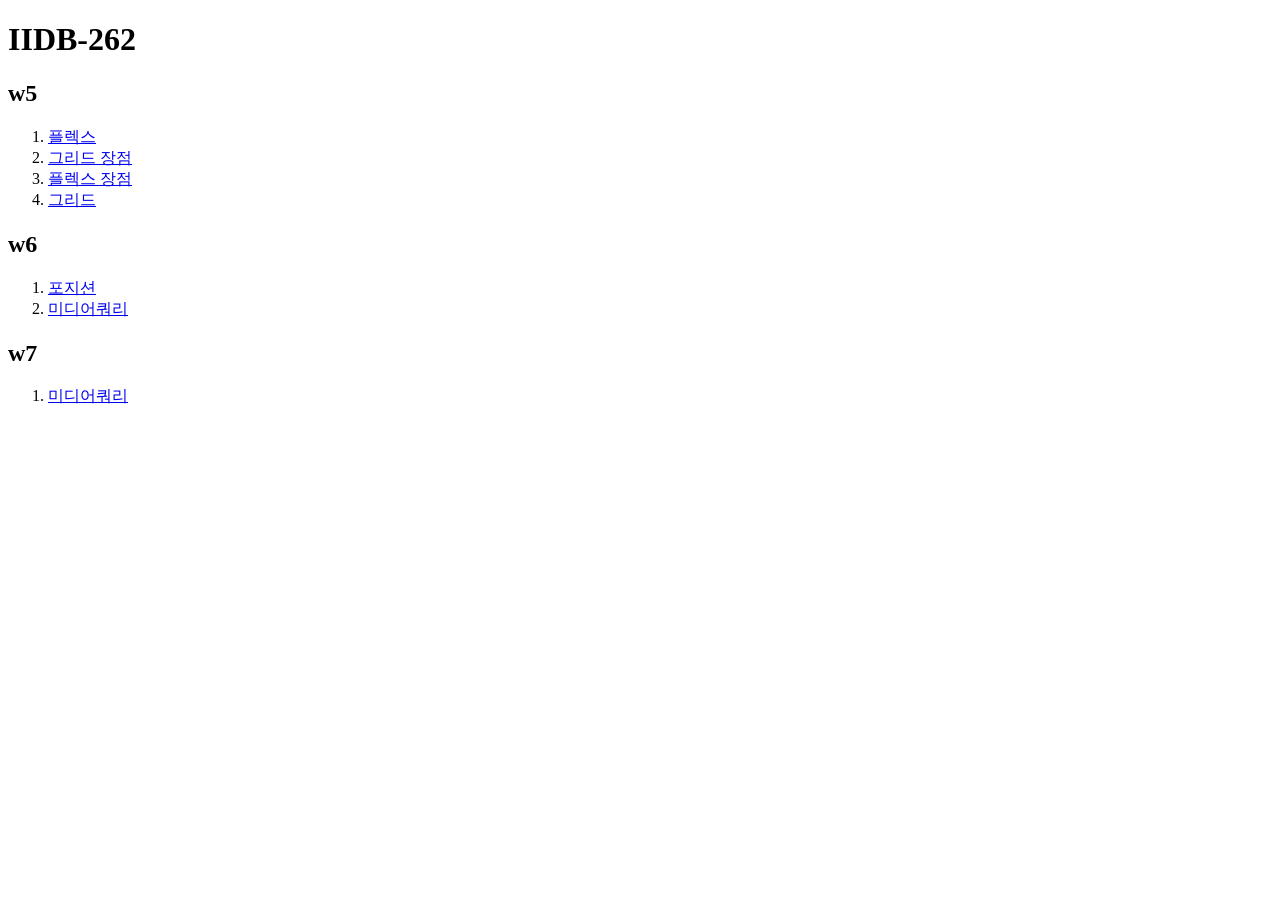
<file: index.html>
<!doctype html>
<html lang="ko">
  <head>
    <meta charset="UTF-8" />
    <meta name="viewport" content="width=device-width, initial-scale=1.0" />
    <title>IIDB-262</title>
  </head>
  <body>
    <h1>IIDB-262</h1>
    <h2>w5</h2>
    <ol>
      <li>
        <a href="./src/w5/code1/index.html">플렉스</a>
      </li>
      <li>
        <a href="./src/w5/code2/index.html">그리드 장점</a>
      </li>
      <li>
        <a href="./src/w5/code3/index.html">플렉스 장점</a>
      </li>
      <li>
        <a href="./src/w5/code4/index.html">그리드</a>
      </li>
    </ol>
    <h2>w6</h2>
    <ol>
      <li>
        <a href="./src/w6/code1/index.html">포지션</a>
      </li>
      <li>
        <a href="./src/w6/code2/index.html">미디어쿼리</a>
      </li>
    </ol>
    <h2>w7</h2>
    <ol>
      <li>
        <a href="./src/w7/code1/index.html"> 미디어쿼리 </a>
      </li>
    </ol>
  </body>
</html>
</file>
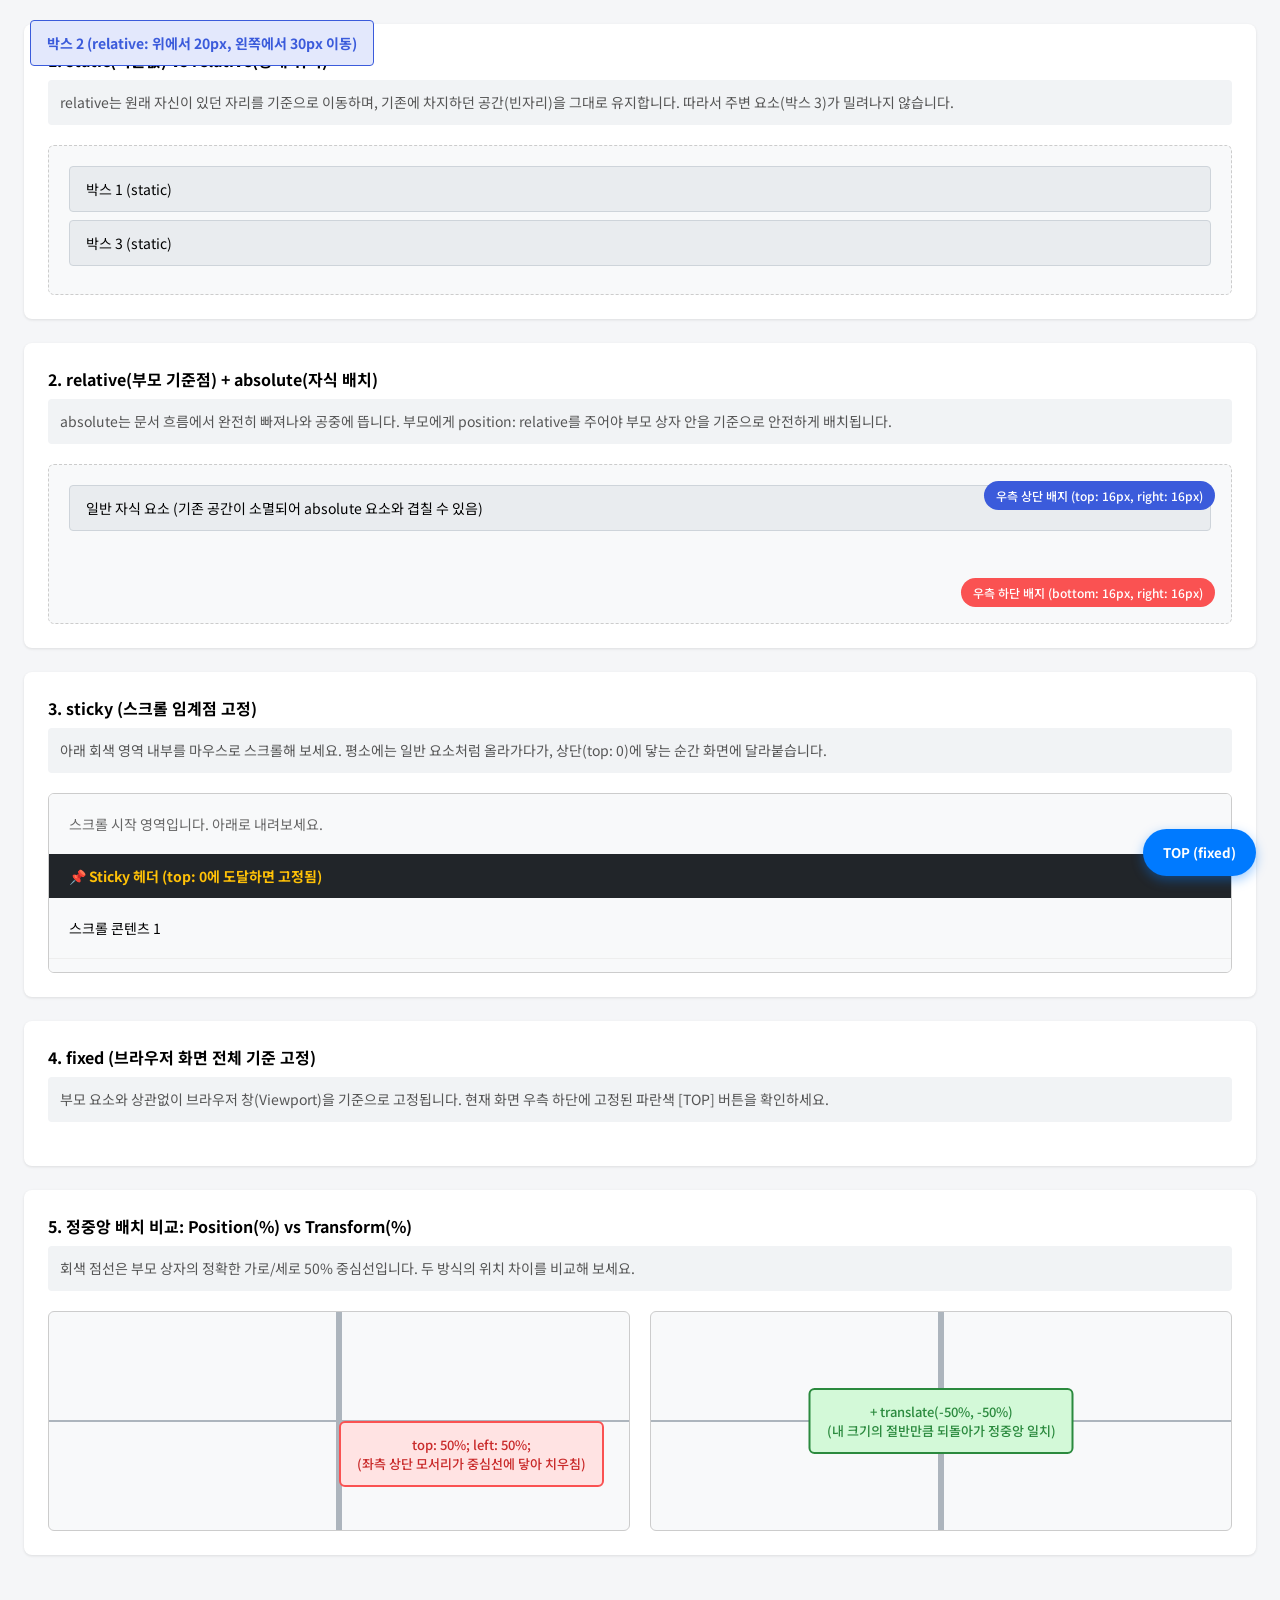
<file: src/w6/code1/index.html>
<!doctype html>
<html lang="en">
  <head>
    <meta charset="UTF-8" />
    <link rel="stylesheet" href="./style.css" />
    <meta name="viewport" content="width=device-width, initial-scale=1.0" />
    <title>Pen</title>
    <!-- Noto Sans KR 폰트 -->
    <link
      href="https://fonts.googleapis.com/css2?family=Noto+Sans+KR:wght@400;500;700&display=swap"
      rel="stylesheet"
    />
  </head>
  <body>
    <!-- 1. static vs relative -->
    <div class="box">
      <h3 class="title">1. static(기본값) vs relative(상대 위치)</h3>
      <p class="desc">
        relative는 원래 자신이 있던 자리를 기준으로 이동하며, 기존에 차지하던
        공간(빈자리)을 그대로 유지합니다. 따라서 주변 요소(박스 3)가 밀려나지
        않습니다.
      </p>

      <div class="demo-stage">
        <div class="item">박스 1 (static)</div>
        <div class="item pos-relative">
          박스 2 (relative: 위에서 20px, 왼쪽에서 30px 이동)
        </div>
        <div class="item" style="position: relative">박스 3 (static)</div>
      </div>
    </div>

    <!-- 2. relative(부모 기준점) + absolute(절대 위치) -->
    <div class="box">
      <h3 class="title">2. relative(부모 기준점) + absolute(자식 배치)</h3>
      <p class="desc">
        absolute는 문서 흐름에서 완전히 빠져나와 공중에 뜹니다. 부모에게
        position: relative를 주어야 부모 상자 안을 기준으로 안전하게 배치됩니다.
      </p>

      <div class="demo-stage parent-relative">
        <div class="item">
          일반 자식 요소 (기존 공간이 소멸되어 absolute 요소와 겹칠 수 있음)
        </div>
        <span class="badge pos-absolute-top">
          우측 상단 배지 (top: 16px, right: 16px)
        </span>
        <span class="badge pos-absolute-bottom">
          우측 하단 배지 (bottom: 16px, right: 16px)
        </span>
      </div>
    </div>

    <!-- 3. sticky (스크롤 반응형 고정) -->
    <div class="box">
      <h3 class="title">3. sticky (스크롤 임계점 고정)</h3>
      <p class="desc">
        아래 회색 영역 내부를 마우스로 스크롤해 보세요. 평소에는 일반 요소처럼
        올라가다가, 상단(top: 0)에 닿는 순간 화면에 달라붙습니다.
      </p>

      <div class="scroll-container">
        <div class="scroll-text">
          스크롤 시작 영역입니다. 아래로 내려보세요.
        </div>
        <div class="sticky-bar">📌 Sticky 헤더 (top: 0에 도달하면 고정됨)</div>
        <div class="scroll-content">
          <p>스크롤 콘텐츠 1</p>
          <p>스크롤 콘텐츠 2</p>
          <p>스크롤 콘텐츠 3</p>
          <p>스크롤 콘텐츠 4</p>
          <p>스크롤 콘텐츠 5</p>
        </div>
      </div>
    </div>

    <!-- 4. fixed (뷰포트 고정) -->
    <div class="box">
      <h3 class="title">4. fixed (브라우저 화면 전체 기준 고정)</h3>
      <p class="desc">
        부모 요소와 상관없이 브라우저 창(Viewport)을 기준으로 고정됩니다. 현재
        화면 우측 하단에 고정된 파란색 [TOP] 버튼을 확인하세요.
      </p>

      <!-- 코드 위치는 이 섹션 안에 있지만, 화면 우측 하단에 고정되어 표시됨 -->
      <button class="fixed-btn">TOP (fixed)</button>
    </div>

    <!-- 5. 퍼센트(%) 기준점 차이: Position vs Transform -->
    <div class="box">
      <h3 class="title">5. 정중앙 배치 비교: Position(%) vs Transform(%)</h3>
      <p class="desc">
        회색 점선은 부모 상자의 정확한 가로/세로 50% 중심선입니다. 두 방식의
        위치 차이를 비교해 보세요.
      </p>

      <div class="compare-grid">
        <!-- 5-1. top/left만 쓴 경우 -->
        <div class="center-stage">
          <div class="target only-pos">
            top: 50%; left: 50%;
            <br />
            (좌측 상단 모서리가 중심선에 닿아 치우침)
          </div>
        </div>

        <!-- 5-2. transform까지 함께 쓴 경우 -->
        <div class="center-stage">
          <div class="target with-transform">
            + translate(-50%, -50%)
            <br />
            (내 크기의 절반만큼 되돌아가 정중앙 일치)
          </div>
        </div>
      </div>
    </div>
  </body>
</html>
</file>
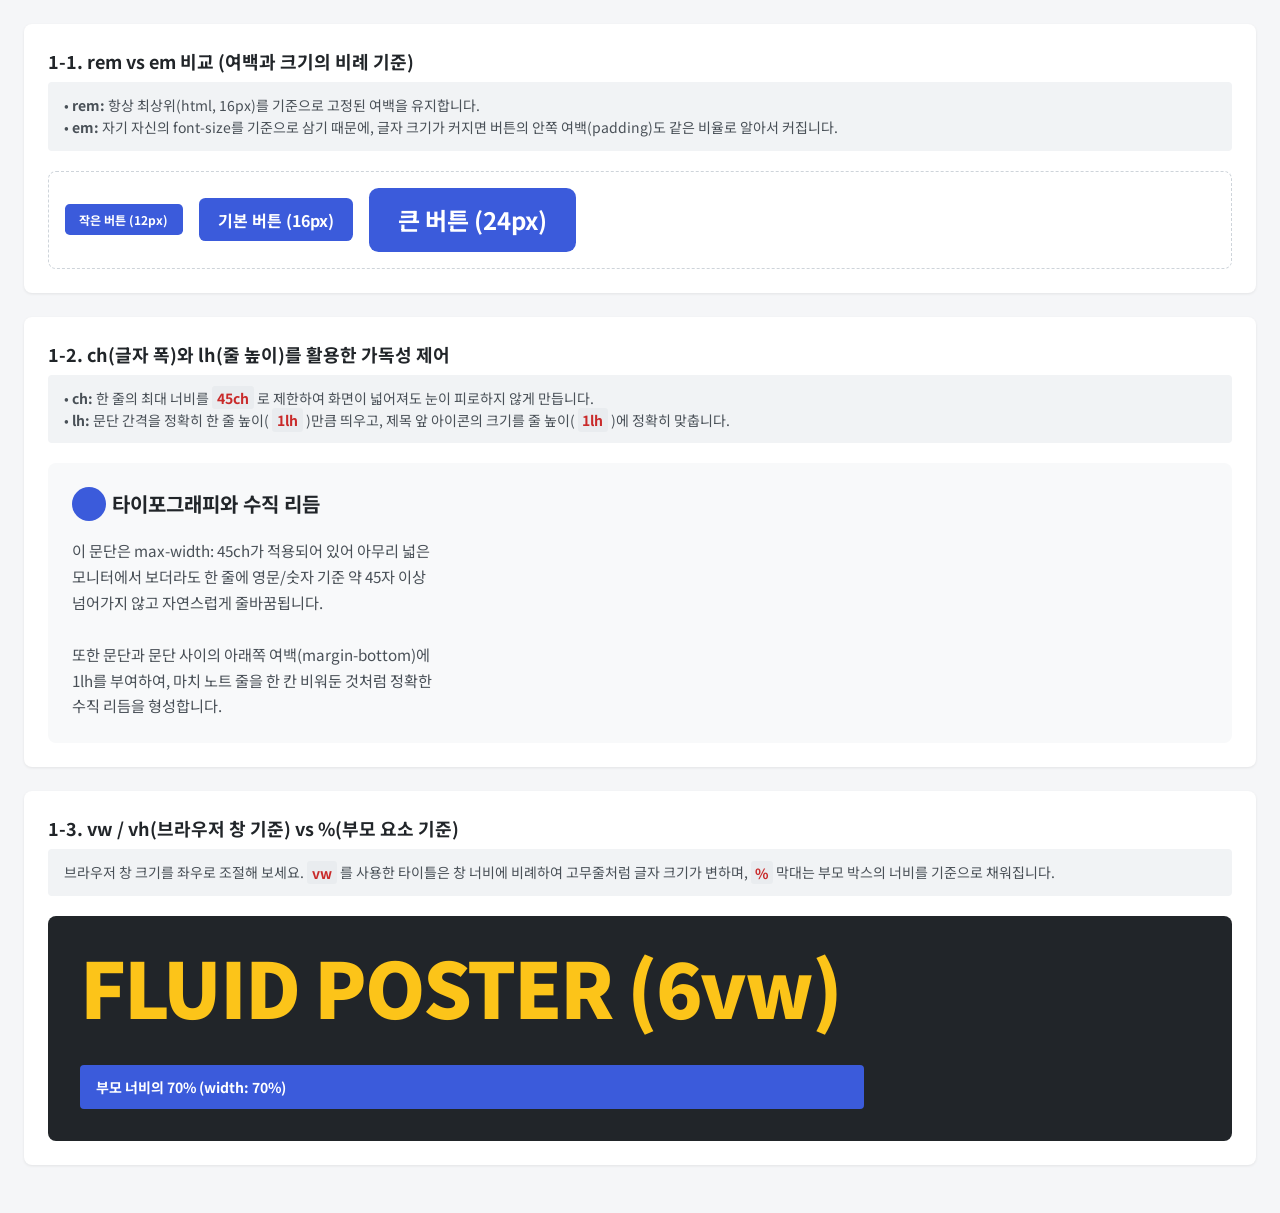
<file: src/w7/code1/index.html>
<!doctype html>
<html lang="en">
  <head>
    <meta charset="UTF-8" />
    <link rel="stylesheet" href="./style.css" />
    <meta name="viewport" content="width=device-width, initial-scale=1.0" />
    <title>Pen</title>
  </head>
  <body>
    <!-- Noto Sans KR 폰트 -->
    <link
      href="https://fonts.googleapis.com/css2?family=Noto+Sans+KR:wght@400;500;700;900&display=swap"
      rel="stylesheet"
    />

    <!-- 1-1. rem vs em: 기준점 차이 (Root vs 자기 자신) -->
    <div class="box">
      <h3 class="title">1-1. rem vs em 비교 (여백과 크기의 비례 기준)</h3>
      <p class="desc">
        •
        <strong>rem:</strong>
        항상 최상위(html, 16px)를 기준으로 고정된 여백을 유지합니다.
        <br />
        •
        <strong>em:</strong>
        자기 자신의 font-size를 기준으로 삼기 때문에, 글자 크기가 커지면 버튼의
        안쪽 여백(padding)도 같은 비율로 알아서 커집니다.
      </p>

      <div class="unit-demo">
        <div class="btn-group">
          <!-- 글자 크기만 다르게 준 버튼들: em 패딩 덕분에 비율이 완벽하게 유지됨 -->
          <button class="btn-em sm">작은 버튼 (12px)</button>
          <button class="btn-em md">기본 버튼 (16px)</button>
          <button class="btn-em lg">큰 버튼 (24px)</button>
        </div>
      </div>
    </div>

    <!-- 1-2. ch와 lh: 콘텐츠(글자 폭과 줄 높이) 중심 단위 -->
    <div class="box">
      <h3 class="title">1-2. ch(글자 폭)와 lh(줄 높이)를 활용한 가독성 제어</h3>
      <p class="desc">
        •
        <strong>ch:</strong>
        한 줄의 최대 너비를
        <code>45ch</code>
        로 제한하여 화면이 넓어져도 눈이 피로하지 않게 만듭니다.
        <br />
        •
        <strong>lh:</strong>
        문단 간격을 정확히 한 줄 높이(
        <code>1lh</code>
        )만큼 띄우고, 제목 앞 아이콘의 크기를 줄 높이(
        <code>1lh</code>
        )에 정확히 맞춥니다.
      </p>

      <article class="prose-demo">
        <h4>
          <span class="icon"></span>
          타이포그래피와 수직 리듬
        </h4>
        <p>
          이 문단은 max-width: 45ch가 적용되어 있어 아무리 넓은 모니터에서
          보더라도 한 줄에 영문/숫자 기준 약 45자 이상 넘어가지 않고 자연스럽게
          줄바꿈됩니다.
        </p>
        <p>
          또한 문단과 문단 사이의 아래쪽 여백(margin-bottom)에 1lh를 부여하여,
          마치 노트 줄을 한 칸 비워둔 것처럼 정확한 수직 리듬을 형성합니다.
        </p>
      </article>
    </div>

    <!-- 1-3. vw, vh와 %: 뷰포트 기준 vs 부모 기준 -->
    <div class="box">
      <h3 class="title">1-3. vw / vh(브라우저 창 기준) vs %(부모 요소 기준)</h3>
      <p class="desc">
        브라우저 창 크기를 좌우로 조절해 보세요.
        <code>vw</code>
        를 사용한 타이틀은 창 너비에 비례하여 고무줄처럼 글자 크기가 변하며,
        <code>%</code>
        막대는 부모 박스의 너비를 기준으로 채워집니다.
      </p>

      <div class="viewport-demo">
        <h2 class="fluid-title">FLUID POSTER (6vw)</h2>
        <div class="percent-bar">부모 너비의 70% (width: 70%)</div>
      </div>
    </div>
  </body>
</html>
</file>
<file: src/w6/code1/style.css>
/* =========================================
   공통 세팅 및 재활용 스타일
   ========================================= */
* {
  box-sizing: border-box;
  margin: 0;
  padding: 0;
  font-family: "Noto Sans KR", sans-serif;
}

body {
  padding: 24px;
  padding-bottom: 100px; /* 하단 fixed 버튼 여백 확보 */
  background-color: #f5f6f8;
}

.box {
  background-color: #fff;
  padding: 24px;
  margin-bottom: 24px;
  border-radius: 8px;
  box-shadow: 0 1px 3px rgba(0, 0, 0, 0.1);
}

.title {
  font-size: 16px;
  margin-bottom: 8px;
}

.desc {
  font-size: 14px;
  color: #555;
  margin-bottom: 20px;
  background-color: #f1f3f5;
  padding: 12px;
  border-radius: 4px;
  line-height: 1.5;
}

/* 실습용 무대 및 기본 블록 */
.demo-stage {
  background-color: #f8f9fa;
  border: 1px dashed #ccc;
  padding: 20px;
  border-radius: 6px;
}

.item {
  background-color: #e9ecef;
  border: 1px solid #ced4da;
  padding: 12px 16px;
  margin-bottom: 8px;
  border-radius: 4px;
  font-size: 14px;
}

/* =========================================
   1. static vs relative
   ========================================= */
.pos-relative {
  position: absolute;
  top: 20px; /* 원래 위치에서 아래로 20px 이동 */
  left: 30px; /* 원래 위치에서 오른쪽으로 30px 이동 */
  background-color: #e3e8fc;
  border-color: #3b5bdb;
  color: #3b5bdb;
  font-weight: 700;
  z-index: 1;
  /* 아래 박스와 겹칠 때 위로 올라오도록 설정 */
}

/* =========================================
   2. relative + absolute
   ========================================= */
.parent-relative {
  position: relative; /* 자식(absolute)이 도망가지 못하게 기준점 선언 */
  height: 160px;
}

.badge {
  position: absolute; /* 문서 흐름에서 이탈 */
  background-color: #3b5bdb;
  color: #fff;
  padding: 6px 12px;
  border-radius: 20px;
  font-size: 12px;
  font-weight: 500;
}

.pos-absolute-top {
  top: 16px;
  right: 16px;
}

.pos-absolute-bottom {
  bottom: 16px;
  right: 16px;
  background-color: #fa5252;
}

/* =========================================
   3. sticky (스크롤 고정)
   ========================================= */
.scroll-container {
  height: 180px;
  overflow-y: auto; /* 내부 스크롤 생성 */
  border: 1px solid #ccc;
  border-radius: 6px;
  background-color: #f8f9fa;
}

.scroll-text {
  padding: 20px;
  font-size: 14px;
  color: #666;
}

.sticky-bar {
  position: sticky;
  top: 0px;
  /* 스크롤 시 컨테이너 최상단(0px)에 닿으면 달라붙음 */
  background-color: #212529;
  color: #ffc107;
  padding: 12px 20px;
  font-weight: 700;
  font-size: 14px;
}

.scroll-content p {
  padding: 20px;
  border-bottom: 1px solid #eee;
  font-size: 14px;
}

/* =========================================
   4. fixed (뷰포트 고정)
   ========================================= */
.fixed-btn {
  position: fixed;
  bottom: 24px; /* 브라우저 창 하단에서 24px */
  right: 24px; /* 브라우저 창 우측에서 24px */
  background-color: #007aff;
  color: #fff;
  border: none;
  padding: 14px 20px;
  border-radius: 30px;
  font-weight: 700;
  box-shadow: 0 4px 12px rgba(0, 122, 255, 0.4);
  cursor: pointer;
  z-index: 100;
}

/* =========================================
   5. 퍼센트(%) 기준점 차이 (정중앙 배치)
   ========================================= */
.compare-grid {
  display: grid;
  grid-template-columns: 1fr 1fr;
  gap: 20px;
}

.center-stage {
  position: relative; /* 자식(absolute)의 기준점 */
  height: 220px;
  background-color: #f8f9fa;
  border: 1px solid #ccc;
  border-radius: 6px;
  /* 정중앙을 눈으로 확인하기 위한 십자가 가이드선 배경 */
  background-image:
    linear-gradient(
      to right,
      transparent 49.5%,
      #adb5bd 49.5%,
      #adb5bd 50.5%,
      transparent 50.5%
    ),
    linear-gradient(
      to bottom,
      transparent 49.5%,
      #adb5bd 49.5%,
      #adb5bd 50.5%,
      transparent 50.5%
    );
}

.target {
  position: absolute;
  padding: 12px 16px;
  border-radius: 6px;
  font-size: 13px;
  font-weight: 500;
  text-align: center;
  white-space: nowrap;
}

/* 5-1. 부모 크기의 50%만 이동한 경우 (치우침) */
.only-pos {
  top: 50%;
  left: 50%;
  background-color: #ffe3e3;
  border: 2px solid #fa5252;
  color: #c92a2a;
}

/* 5-2. 자기 크기의 50%만큼 역방향 이동을 추가한 경우 (정중앙) */
.with-transform {
  top: 50%;
  left: 50%;
  transform: translate(
    -50%,
    -50%
  ); /* 핵심: 자기 자신 크기의 절반만큼 뒤로 당김 */
  background-color: #d3f9d8;
  border: 2px solid #2b8a3e;
  color: #2b8a3e;
}
</file>
<file: src/w7/code1/style.css>
/* =========================================
   0. 공통 세팅 및 재활용 스타일 (1~3번 예제 공유)
   ========================================= */
html {
  font-size: 16px; /* 1rem의 기준점 (1rem = 16px) */
}

* {
  box-sizing: border-box;
  margin: 0;
  padding: 0;
  font-family: "Noto Sans KR", sans-serif;
}

body {
  padding: 1.5rem; /* 24px */
  background-color: #f5f6f8;
  color: #212529;
}

/* 섹션 공통 카드 박스 (CSS Nesting 적용) */
.box {
  background-color: #fff;
  padding: 1.5rem;
  margin-bottom: 1.5rem;
  border-radius: 0.5rem;
  box-shadow: 0 1px 3px rgba(0, 0, 0, 0.08);

  .title {
    font-size: 1.125rem; /* 18px */
    margin-bottom: 0.5rem;
  }

  .desc {
    font-size: 0.875rem; /* 14px */
    color: #495057;
    margin-bottom: 1.25rem;
    background-color: #f1f3f5;
    padding: 0.75rem 1rem;
    border-radius: 0.25rem;
    line-height: 1.6;

    code {
      background-color: #e9ecef;
      padding: 0.1rem 0.3rem;
      border-radius: 0.2rem;
      font-weight: 700;
      color: #c92a2a;
    }
  }
}

/* =========================================
   1-1. rem vs em 비교
   ========================================= */
.unit-demo {
  padding: 1rem;
  border: 1px dashed #ced4da;
  border-radius: 0.5rem;

  .btn-group {
    display: flex;
    align-items: center;
    flex-wrap: wrap;
    gap: 1rem; /* 버튼 사이 간격은 최상위 기준인 1rem(16px)으로 일정하게 고정 */
  }

  .btn-em {
    background-color: #3b5bdb;
    color: #fff;
    border: none;
    font-weight: 700;
    cursor: pointer;

    /* 핵심: padding과 border-radius를 em으로 설정하여 자신의 font-size에 비례하도록 설계 */
    padding: 0.6em 1.2em;
    border-radius: 0.4em;

    &.sm {
      font-size: 0.75rem;
    } /* 12px -> 패딩도 알아서 작아짐 */
    &.md {
      font-size: 1rem;
    } /* 16px -> 기본 비율 */
    &.lg {
      font-size: 1.5rem;
    } /* 24px -> 패딩도 알아서 큼직해짐 */
  }
}

/* =========================================
   1-2. ch와 lh 활용 (가독성 및 수직 리듬)
   ========================================= */
.prose-demo {
  background-color: #f8f9fa;
  padding: 1.5rem;
  border-radius: 0.5rem;
  line-height: 1.7; /* 현재 영역의 1lh 기준이 됨 */

  h4 {
    font-size: 1.25rem;
    margin-bottom: 0.5lh; /* 줄 높이의 절반만큼 아래 여백 */
    display: flex;
    align-items: center;
    gap: 0.5ch;

    .icon {
      display: inline-block;
      /* 핵심: 아이콘의 가로/세로 크기를 현재 제목의 한 줄 높이(1lh)와 완벽히 일치시킴 */
      width: 1lh;
      height: 1lh;
      background-color: #3b5bdb;
      border-radius: 50%;
    }
  }

  p {
    /* 핵심 1: 한 줄의 길이가 45글자(0 기준)를 넘지 않도록 제한 */
    max-width: 45ch;
    font-size: 0.95rem;
    color: #495057;

    /* 핵심 2: 문단 사이 간격을 정확히 한 줄 높이(1lh)만큼 띄움 */
    margin-bottom: 1lh;

    &:last-child {
      margin-bottom: 0;
    }
  }
}

/* =========================================
   1-3. vw / vh vs % 비교
   ========================================= */
.viewport-demo {
  background-color: #212529;
  color: #fff;
  padding: 2rem;
  border-radius: 0.5rem;
  /* 뷰포트 높이(vh)의 최소 25%를 차지하도록 설정 */
  min-height: 25vh;
  display: flex;
  flex-direction: column;
  justify-content: space-between;
  gap: 1.5rem;

  .fluid-title {
    /* 핵심: 브라우저 창 가로 너비의 6% 크기로 글자가 실시간 확대/축소됨 */
    font-size: 6vw;
    font-weight: 900;
    line-height: 1;
    color: #fcc419;
    letter-spacing: -0.03em;
  }

  .percent-bar {
    /* 핵심: 브라우저 창이 아니라 부모(.viewport-demo)의 안쪽 너비 대비 70%를 차지함 */
    width: 70%;
    background-color: #3b5bdb;
    padding: 0.75rem 1rem;
    border-radius: 0.25rem;
    font-size: 0.875rem;
    font-weight: 700;
  }
}
</file>
